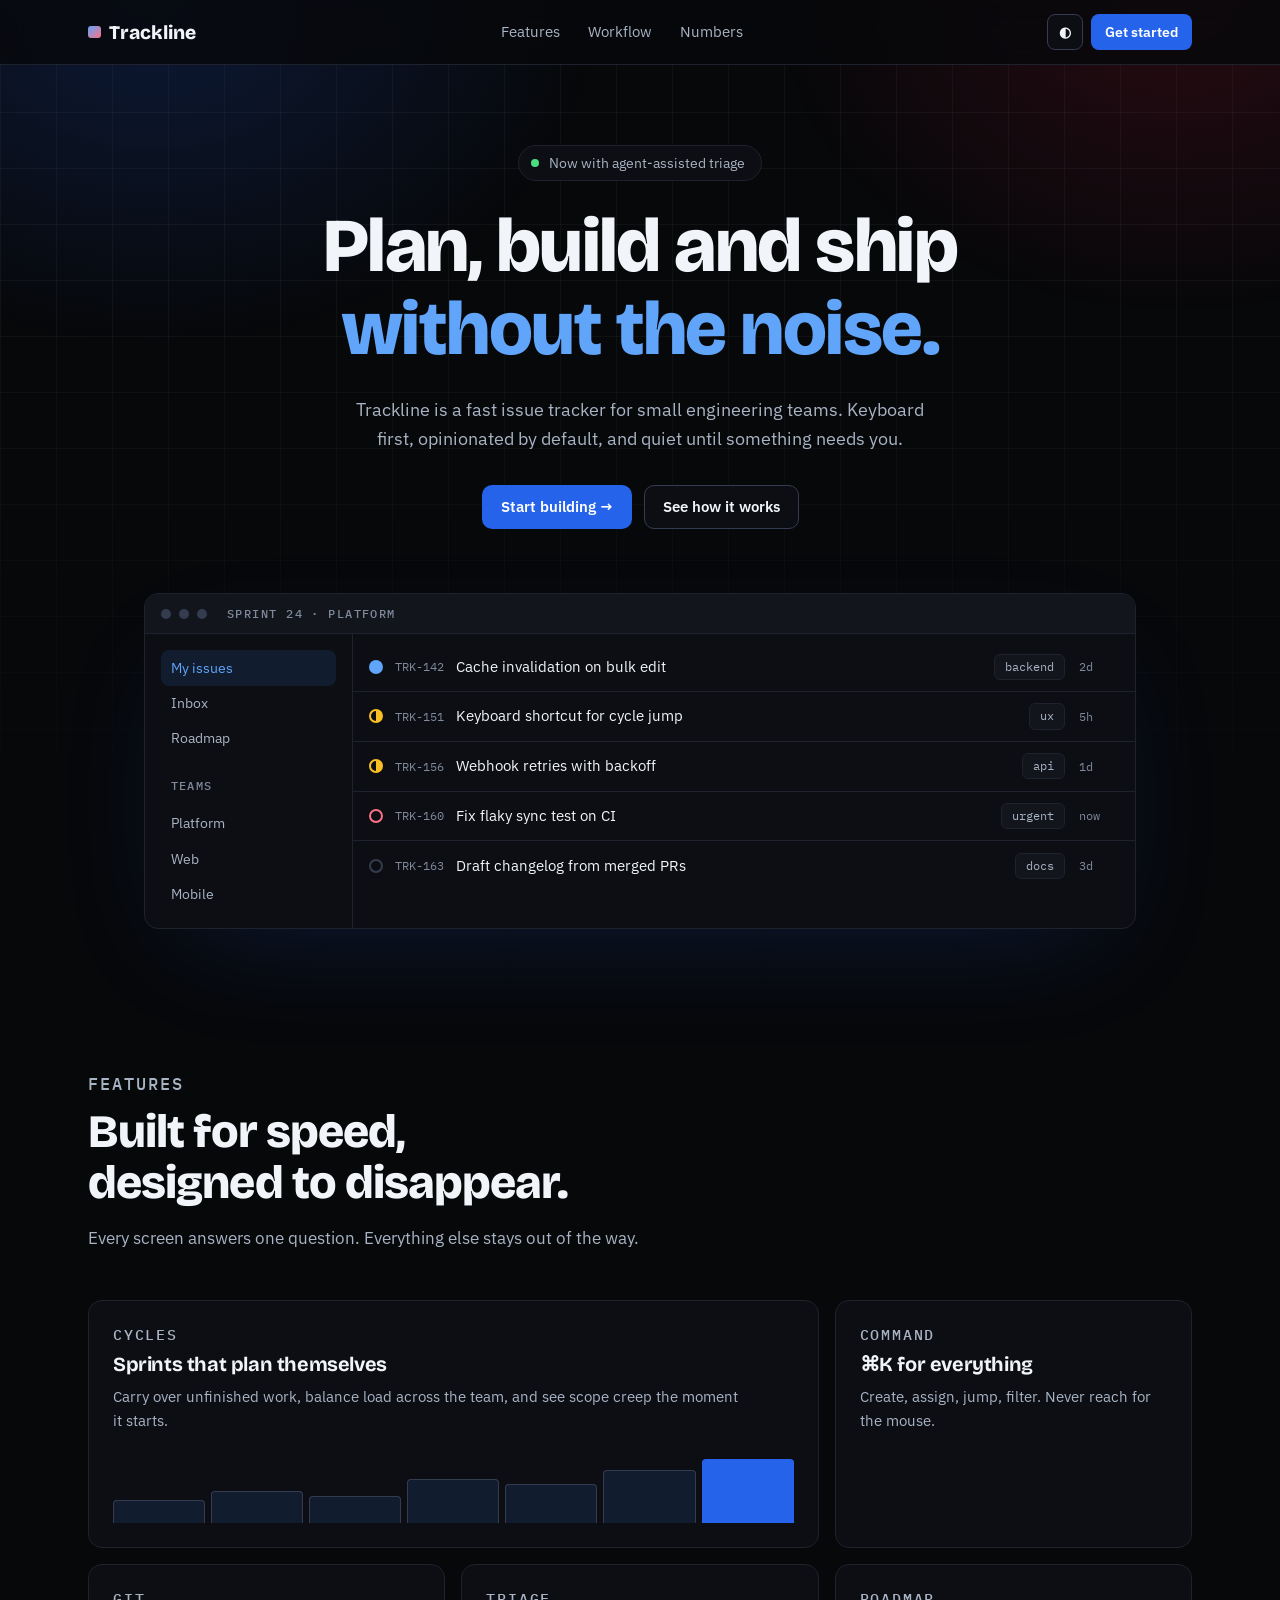
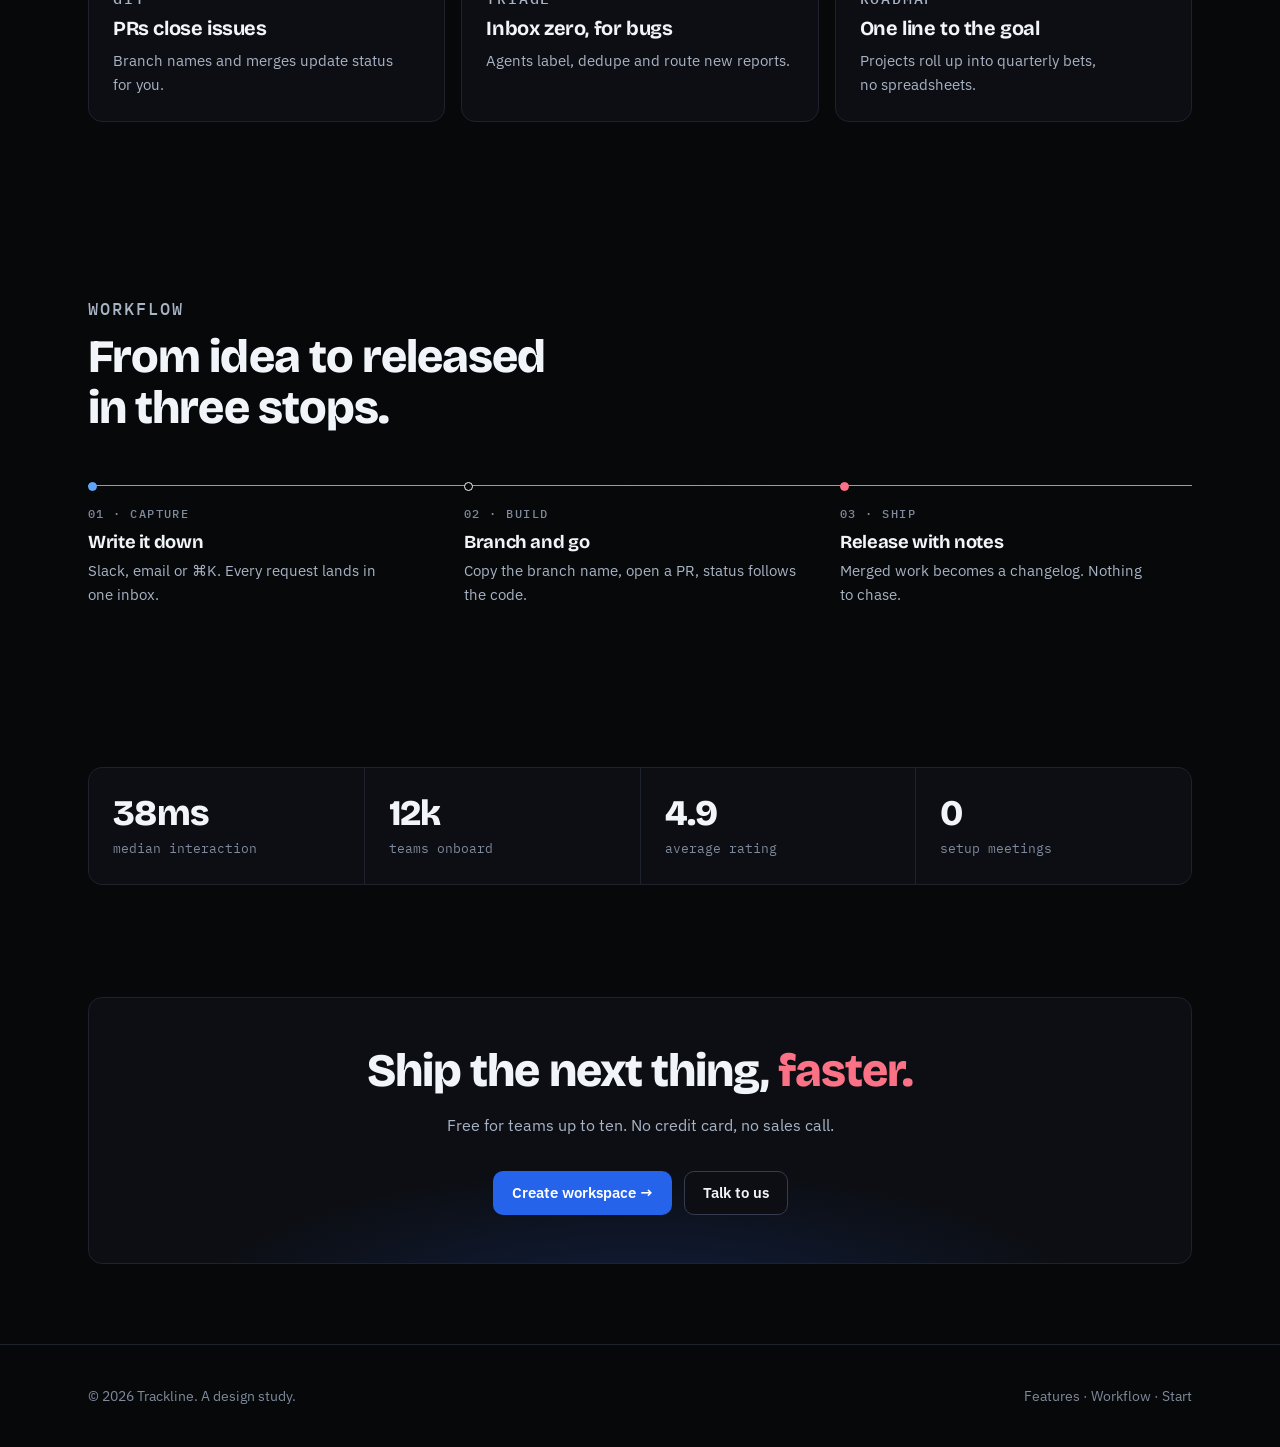
<file: recreation/index.html>
<!doctype html>
<html lang="en" data-theme="dark">
<head>
<meta charset="utf-8">
<meta name="viewport" content="width=device-width, initial-scale=1">
<title>Trackline</title>
<meta name="description" content="Linear-style product landing page rebuilt in the portfolio design system.">
<link rel="preconnect" href="https://fonts.googleapis.com">
<link rel="preconnect" href="https://fonts.gstatic.com" crossorigin>
<link href="https://fonts.googleapis.com/css2?family=Bricolage+Grotesque:opsz,wght@12..96,500..800&family=IBM+Plex+Mono:wght@400;500&family=IBM+Plex+Sans:wght@400;500;600&display=swap" rel="stylesheet">
<style>
/* Tokens copied from portfolio/src/index.css */
:root,:root[data-theme="dark"]{
  color-scheme:dark;
  --bg:#07080a;--surface:#0c0e13;--surface-2:#12151c;--line:#1e222d;--line-strong:#353c4f;
  --fg:#f1f5f9;--muted:#a8b3c4;--subtle:#7f8a9c;
  --accent:#60a5fa;--accent-solid:#2563eb;--accent-solid-hover:#1d4ed8;--accent-soft:rgba(59,130,246,.12);
  --on-accent:#fff;--accent-2:#fb7185;--ok:#4ade80;--warn:#fbbf24;
  --grid:rgba(255,255,255,.04);--glow:rgba(37,99,235,.2);--glow-2:rgba(225,29,72,.15);
}
:root[data-theme="light"]{
  color-scheme:light;
  --bg:#f5f7fa;--surface:#fff;--surface-2:#ebeff5;--line:#dbe1ea;--line-strong:#b4bfce;
  --fg:#0b1220;--muted:#475569;--subtle:#5b6779;
  --accent:#1d4ed8;--accent-solid:#1d4ed8;--accent-solid-hover:#1e40af;--accent-soft:rgba(29,78,216,.08);
  --accent-2:#be123c;--ok:#15803d;--warn:#a16207;
  --grid:rgba(11,18,32,.05);--glow:rgba(37,99,235,.12);--glow-2:rgba(225,29,72,.09);
}
@media (prefers-color-scheme:light){
  :root:not([data-theme="dark"]):not([data-theme="light"]){color-scheme:light}
}
*{box-sizing:border-box;margin:0}
html{scroll-behavior:smooth;scroll-padding-top:5.5rem}
body{background:var(--bg);color:var(--fg);font:400 1rem/1.6 "IBM Plex Sans",system-ui,sans-serif;-webkit-font-smoothing:antialiased;position:relative;overflow-x:hidden}
h1,h2,h3{font-family:"Bricolage Grotesque","IBM Plex Sans",sans-serif;letter-spacing:-.02em;text-wrap:balance;line-height:1.1}
p{text-wrap:pretty}
a{color:inherit}
:focus-visible{outline:2px solid var(--accent);outline-offset:3px;border-radius:4px}
.wrap{max-width:72rem;margin:0 auto;padding:0 1rem}
@media(min-width:640px){.wrap{padding:0 1.5rem}}

.backdrop{position:absolute;inset:0 0 auto 0;height:56rem;pointer-events:none;
  background-image:radial-gradient(ellipse 50% 55% at 12% 0%,var(--glow),transparent 70%),
  radial-gradient(ellipse 45% 50% at 92% 0%,var(--glow-2),transparent 70%),
  linear-gradient(to right,var(--grid) 1px,transparent 1px),linear-gradient(to bottom,var(--grid) 1px,transparent 1px);
  background-size:100% 100%,100% 100%,56px 56px,56px 56px;
  -webkit-mask-image:linear-gradient(to bottom,#000 35%,transparent);mask-image:linear-gradient(to bottom,#000 35%,transparent)}

.eyebrow{font:500 .75rem "IBM Plex Mono",monospace;letter-spacing:.12em;text-transform:uppercase;color:var(--subtle)}
.card{background:var(--surface);border:1px solid var(--line);border-radius:14px}
.btn{display:inline-flex;align-items:center;gap:.5rem;min-height:2.75rem;padding:.625rem 1.125rem;border-radius:10px;border:1px solid transparent;font:600 .9375rem/1.2 "IBM Plex Sans",sans-serif;text-decoration:none;white-space:nowrap;cursor:pointer;transition:background-color .15s,border-color .15s,transform .15s}
.btn:active{transform:translateY(1px)}
.btn-primary{background:var(--accent-solid);color:var(--on-accent)}
.btn-primary:hover{background:var(--accent-solid-hover)}
.btn-secondary{background:var(--surface);border-color:var(--line-strong);color:var(--fg)}
.btn-secondary:hover{border-color:var(--fg)}
.btn-sm{min-height:2.25rem;padding:.4rem .8rem;font-size:.875rem;border-radius:8px}
.chip{display:inline-flex;padding:.2rem .6rem;border-radius:6px;border:1px solid var(--line);background:var(--surface-2);color:var(--muted);font:400 .75rem/1.5 "IBM Plex Mono",monospace}

/* nav */
nav{position:sticky;top:0;z-index:20;backdrop-filter:blur(12px);background:color-mix(in srgb,var(--bg) 80%,transparent);border-bottom:1px solid var(--line)}
nav .wrap{display:flex;align-items:center;justify-content:space-between;height:4rem;gap:1rem}
.logo{font:800 1.2rem "Bricolage Grotesque",sans-serif;text-decoration:none;display:flex;align-items:center;gap:.5rem}
.logo i{width:.8rem;height:.8rem;border-radius:3px;background:linear-gradient(135deg,var(--accent),var(--accent-2))}
.links{display:none;gap:1.75rem;font-size:.9375rem;color:var(--muted)}
.links a{text-decoration:none}.links a:hover{color:var(--fg)}
@media(min-width:760px){.links{display:flex}}
.nav-r{display:flex;gap:.5rem;align-items:center}
#theme{width:2.25rem;padding:0;justify-content:center}

/* hero */
.hero{padding:5rem 0 3rem;text-align:center;position:relative}
.pill{display:inline-flex;align-items:center;gap:.6rem;border:1px solid var(--line);background:var(--surface);border-radius:999px;padding:.35rem 1rem .35rem .75rem;font-size:.875rem;color:var(--muted)}
.dot{width:8px;height:8px;border-radius:50%;background:var(--ok);animation:pulse 2.2s ease-out infinite}
@keyframes pulse{0%{box-shadow:0 0 0 0 color-mix(in srgb,var(--ok) 55%,transparent)}70%,100%{box-shadow:0 0 0 7px transparent}}
.hero h1{font-size:clamp(2.5rem,7vw,4.75rem);font-weight:800;margin:1.5rem auto 0;max-width:15ch}
.hero h1 span{color:var(--accent)}
.hero p.lead{color:var(--muted);font-size:1.125rem;max-width:38rem;margin:1.5rem auto 0}
.cta{display:flex;flex-wrap:wrap;gap:.75rem;justify-content:center;margin-top:2rem}

/* product mock */
.mock{margin:4rem auto 0;max-width:62rem;text-align:left;overflow:hidden;box-shadow:0 40px 120px -40px var(--glow)}
.mock-bar{display:flex;align-items:center;gap:.5rem;padding:.75rem 1rem;border-bottom:1px solid var(--line);background:var(--surface-2)}
.mock-bar b{width:10px;height:10px;border-radius:50%;background:var(--line-strong)}
.mock-bar .eyebrow{margin-left:.75rem}
.mock-body{display:grid;grid-template-columns:1fr}
@media(min-width:760px){.mock-body{grid-template-columns:13rem 1fr}}
.side{display:none;padding:1rem;border-right:1px solid var(--line);font-size:.875rem;color:var(--muted)}
@media(min-width:760px){.side{display:block}}
.side p{padding:.4rem .6rem;border-radius:8px}
.side p.on{background:var(--accent-soft);color:var(--accent)}
.side .eyebrow{margin:1rem 0 .4rem;padding-left:.6rem}
.rows{padding:.5rem 0}
.row{display:grid;grid-template-columns:1fr auto 2.5rem;gap:.9rem;align-items:center;padding:.7rem 1rem;border-bottom:1px solid var(--line);font-size:.9375rem}
.row:last-child{border:0}
.row code{font:400 .75rem "IBM Plex Mono",monospace;color:var(--subtle)}
.st{width:14px;height:14px;border-radius:50%;border:2px solid var(--line-strong)}
.st.prog{border-color:var(--warn);background:conic-gradient(var(--warn) 50%,transparent 0)}
.st.done{border-color:var(--accent);background:var(--accent)}
.st.todo{border-color:var(--accent-2)}
.row span.t{display:flex;gap:.75rem;align-items:center;min-width:0}
.row span.t em{font-style:normal;overflow:hidden;text-overflow:ellipsis;white-space:nowrap}
@media(max-width:560px){.row .chip{display:none}}

/* sections */
section{padding:5rem 0}
.sh{max-width:40rem;margin-bottom:3rem}
.sh h2{font-size:clamp(1.9rem,4vw,2.9rem);font-weight:800;margin-top:.75rem}
.sh p{color:var(--muted);margin-top:1rem;font-size:1.0625rem}
.grid{display:grid;gap:1rem}
@media(min-width:760px){.grid{grid-template-columns:repeat(6,1fr)}.c2{grid-column:span 2}.c3{grid-column:span 3}.c4{grid-column:span 4}}
.f{padding:1.5rem;display:flex;flex-direction:column;gap:.6rem;transition:border-color .15s}
.f:hover{border-color:var(--line-strong)}
.f h3{font-size:1.25rem;font-weight:700}
.f p{color:var(--muted);font-size:.9375rem}
.f .viz{margin-top:auto;padding-top:1rem}
.bars{display:flex;align-items:flex-end;gap:6px;height:5rem}
.bars i{flex:1;border-radius:4px 4px 0 0;background:var(--accent-soft);border:1px solid var(--line-strong);border-bottom:0}
.bars i:last-child{background:var(--accent-solid);border-color:var(--accent-solid)}

/* pipeline: blue -> red */
.pipe{list-style:none;padding:1.125rem 0 0;position:relative;display:grid;gap:1.5rem}
.pipe::before{content:"";position:absolute;left:0;right:0;top:3px;height:1px;background:linear-gradient(to right,var(--accent),var(--accent-2))}
.pipe li{position:relative}
.pipe li::before{content:"";position:absolute;left:0;top:-1.125rem;width:7px;height:7px;border-radius:50%;background:var(--bg);border:1px solid var(--fg)}
.pipe li:first-child::before{background:var(--accent);border-color:var(--accent)}
.pipe li:last-child::before{background:var(--accent-2);border-color:var(--accent-2)}
.pipe h3{font-size:1.15rem;margin:.4rem 0}
.pipe p{color:var(--muted);font-size:.9375rem}
@media(min-width:760px){.pipe{grid-template-columns:repeat(3,1fr);gap:1.5rem}}
@media(max-width:759px){
 .pipe{padding:0 0 0 1.25rem}
 .pipe::before{left:3px;right:auto;top:.5rem;bottom:.5rem;width:1px;height:auto;background:linear-gradient(to bottom,var(--accent),var(--accent-2))}
 .pipe li::before{left:-1.25rem;top:.45rem}
}

.stats{display:grid;gap:1px;background:var(--line);border:1px solid var(--line);border-radius:14px;overflow:hidden}
@media(min-width:640px){.stats{grid-template-columns:repeat(4,1fr)}}
.stats div{background:var(--surface);padding:1.5rem}
.stats b{display:block;font:800 2.25rem "Bricolage Grotesque",sans-serif;letter-spacing:-.02em}
.stats span{color:var(--subtle);font:400 .8125rem "IBM Plex Mono",monospace}

.final{padding:3rem 1.5rem;text-align:center;background:var(--surface);position:relative;overflow:hidden}
.final::before{content:"";position:absolute;inset:0;background:radial-gradient(ellipse 60% 80% at 50% 120%,var(--glow),transparent 70%)}
.final>*{position:relative}
.final h2{font-size:clamp(1.9rem,4vw,2.9rem);font-weight:800;max-width:20ch;margin:0 auto}
.final p{color:var(--muted);margin:1rem auto 0;max-width:30rem}

footer{border-top:1px solid var(--line);padding:2.5rem 0;color:var(--subtle);font-size:.875rem}
footer .wrap{display:flex;flex-wrap:wrap;justify-content:space-between;gap:1rem}
footer a{text-decoration:none}footer a:hover{color:var(--fg)}

.reveal{opacity:0;transform:translateY(14px);transition:opacity .6s ease,transform .6s cubic-bezier(.2,.7,.2,1)}
.reveal.in{opacity:1;transform:none}
@media(prefers-reduced-motion:reduce){html{scroll-behavior:auto}.reveal{opacity:1;transform:none;transition:none}.dot{animation:none}}
</style>
</head>
<body>
<div class="backdrop" aria-hidden="true"></div>

<nav>
  <div class="wrap">
    <a class="logo" href="#"><i></i>Trackline</a>
    <div class="links"><a href="#features">Features</a><a href="#flow">Workflow</a><a href="#numbers">Numbers</a></div>
    <div class="nav-r">
      <button id="theme" class="btn btn-secondary btn-sm" aria-label="Toggle theme">◐</button>
      <a href="#start" class="btn btn-primary btn-sm">Get started</a>
    </div>
  </div>
</nav>

<main class="wrap">
  <header class="hero">
    <p class="pill"><span class="dot"></span>Now with agent-assisted triage</p>
    <h1>Plan, build and ship <span>without the noise.</span></h1>
    <p class="lead">Trackline is a fast issue tracker for small engineering teams. Keyboard first, opinionated by default, and quiet until something needs you.</p>
    <div class="cta">
      <a href="#start" class="btn btn-primary">Start building →</a>
      <a href="#features" class="btn btn-secondary">See how it works</a>
    </div>

    <div class="card mock reveal" aria-label="Product preview">
      <div class="mock-bar"><b></b><b></b><b></b><span class="eyebrow">Sprint 24 · Platform</span></div>
      <div class="mock-body">
        <aside class="side">
          <p class="on">My issues</p><p>Inbox</p><p>Roadmap</p>
          <p class="eyebrow">Teams</p><p>Platform</p><p>Web</p><p>Mobile</p>
        </aside>
        <div class="rows">
          <div class="row"><span class="t"><span class="st done"></span><code>TRK-142</code><em>Cache invalidation on bulk edit</em></span><span class="chip">backend</span><code>2d</code></div>
          <div class="row"><span class="t"><span class="st prog"></span><code>TRK-151</code><em>Keyboard shortcut for cycle jump</em></span><span class="chip">ux</span><code>5h</code></div>
          <div class="row"><span class="t"><span class="st prog"></span><code>TRK-156</code><em>Webhook retries with backoff</em></span><span class="chip">api</span><code>1d</code></div>
          <div class="row"><span class="t"><span class="st todo"></span><code>TRK-160</code><em>Fix flaky sync test on CI</em></span><span class="chip">urgent</span><code>now</code></div>
          <div class="row"><span class="t"><span class="st"></span><code>TRK-163</code><em>Draft changelog from merged PRs</em></span><span class="chip">docs</span><code>3d</code></div>
        </div>
      </div>
    </div>
  </header>

  <section id="features">
    <div class="sh reveal"><p class="eyebrow">Features</p><h2>Built for speed, designed to disappear.</h2><p>Every screen answers one question. Everything else stays out of the way.</p></div>
    <div class="grid">
      <article class="card f c4 reveal"><p class="eyebrow">Cycles</p><h3>Sprints that plan themselves</h3><p>Carry over unfinished work, balance load across the team, and see scope creep the moment it starts.</p>
        <div class="viz bars" aria-hidden="true"><i style="height:35%"></i><i style="height:50%"></i><i style="height:42%"></i><i style="height:68%"></i><i style="height:60%"></i><i style="height:82%"></i><i style="height:100%"></i></div></article>
      <article class="card f c2 reveal"><p class="eyebrow">Command</p><h3>⌘K for everything</h3><p>Create, assign, jump, filter. Never reach for the mouse.</p></article>
      <article class="card f c2 reveal"><p class="eyebrow">Git</p><h3>PRs close issues</h3><p>Branch names and merges update status for you.</p></article>
      <article class="card f c2 reveal"><p class="eyebrow">Triage</p><h3>Inbox zero, for bugs</h3><p>Agents label, dedupe and route new reports.</p></article>
      <article class="card f c2 reveal"><p class="eyebrow">Roadmap</p><h3>One line to the goal</h3><p>Projects roll up into quarterly bets, no spreadsheets.</p></article>
    </div>
  </section>

  <section id="flow">
    <div class="sh reveal"><p class="eyebrow">Workflow</p><h2>From idea to released in three stops.</h2></div>
    <ol class="pipe reveal">
      <li><span class="eyebrow">01 · Capture</span><h3>Write it down</h3><p>Slack, email or ⌘K. Every request lands in one inbox.</p></li>
      <li><span class="eyebrow">02 · Build</span><h3>Branch and go</h3><p>Copy the branch name, open a PR, status follows the code.</p></li>
      <li><span class="eyebrow">03 · Ship</span><h3>Release with notes</h3><p>Merged work becomes a changelog. Nothing to chase.</p></li>
    </ol>
  </section>

  <section id="numbers">
    <div class="stats reveal">
      <div><b>38ms</b><span>median interaction</span></div>
      <div><b>12k</b><span>teams onboard</span></div>
      <div><b>4.9</b><span>average rating</span></div>
      <div><b>0</b><span>setup meetings</span></div>
    </div>
  </section>

  <section id="start" style="padding-top:2rem">
    <div class="card final reveal">
      <h2>Ship the next thing, <span style="color:var(--accent-2)">faster.</span></h2>
      <p>Free for teams up to ten. No credit card, no sales call.</p>
      <div class="cta"><a href="#" class="btn btn-primary">Create workspace →</a><a href="#" class="btn btn-secondary">Talk to us</a></div>
    </div>
  </section>
</main>

<footer><div class="wrap"><span>© 2026 Trackline. A design study.</span><span><a href="#features">Features</a> · <a href="#flow">Workflow</a> · <a href="#start">Start</a></span></div></footer>

<script>
const root=document.documentElement;
try{const t=localStorage.getItem("theme");if(t)root.dataset.theme=t}catch{}
document.getElementById("theme").onclick=()=>{
  const n=root.dataset.theme==="dark"?"light":"dark";root.dataset.theme=n;
  try{localStorage.setItem("theme",n)}catch{}
};
const io=new IntersectionObserver(es=>es.forEach(e=>{if(e.isIntersecting){e.target.classList.add("in");io.unobserve(e.target)}}),{threshold:.12});
document.querySelectorAll(".reveal").forEach(el=>io.observe(el));
</script>
</body>
</html>
</file>
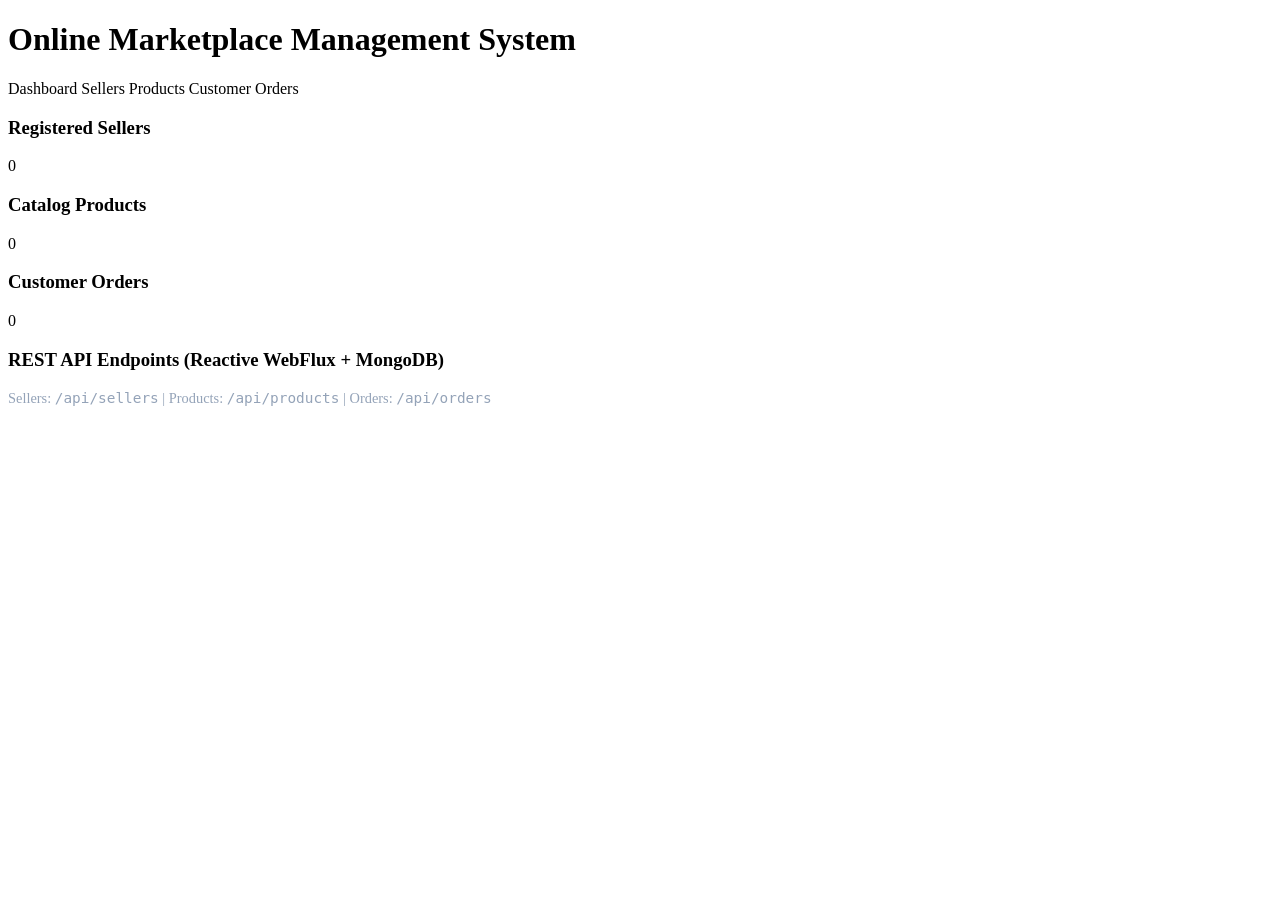
<file: submissions/EanBynoe_COMP303_Assignment3/src/main/resources/templates/index.html>
<!DOCTYPE html>
<html xmlns:th="http://www.thymeleaf.org">
<head>
    <meta charset="UTF-8">
    <title>Online Marketplace — COMP303 Assignment 3</title>
    <link rel="stylesheet" th:href="@{/css/styles.css}">
</head>
<body>
<header>
    <h1>Online Marketplace Management System</h1>
    <nav>
        <a th:href="@{/}">Dashboard</a>
        <a th:href="@{/sellers}">Sellers</a>
        <a th:href="@{/products}">Products</a>
        <a th:href="@{/orders}">Customer Orders</a>
    </nav>
</header>
<div class="container">
    <div class="grid">
        <div class="card">
            <h3>Registered Sellers</h3>
            <div class="metric" th:text="${sellerCount}">0</div>
        </div>
        <div class="card">
            <h3>Catalog Products</h3>
            <div class="metric" th:text="${productCount}">0</div>
        </div>
        <div class="card">
            <h3>Customer Orders</h3>
            <div class="metric" th:text="${orderCount}">0</div>
        </div>
    </div>
    <div class="card">
        <h3>REST API Endpoints (Reactive WebFlux + MongoDB)</h3>
        <p style="margin-top:0.5rem; color:#94a3b8; font-size:0.9rem;">
            Sellers: <code>/api/sellers</code> | Products: <code>/api/products</code> | Orders: <code>/api/orders</code>
        </p>
    </div>
</div>
</body>
</html>
</file>
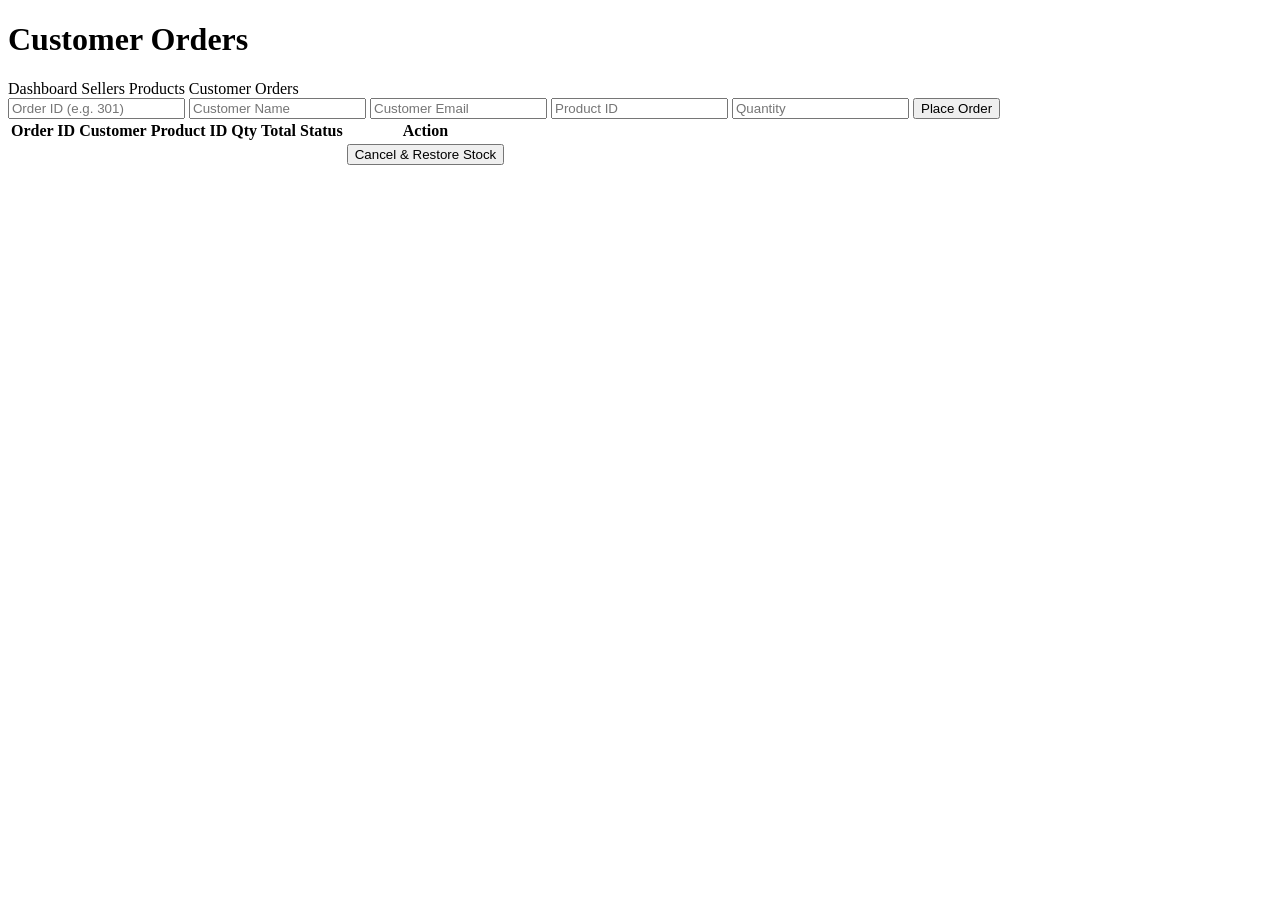
<file: submissions/EanBynoe_COMP303_Assignment3/src/main/resources/templates/orders.html>
<!DOCTYPE html>
<html xmlns:th="http://www.thymeleaf.org">
<head>
    <meta charset="UTF-8">
    <title>Customer Orders — Online Marketplace</title>
    <link rel="stylesheet" th:href="@{/css/styles.css}">
</head>
<body>
<header>
    <h1>Customer Orders</h1>
    <nav>
        <a th:href="@{/}">Dashboard</a>
        <a th:href="@{/sellers}">Sellers</a>
        <a th:href="@{/products}">Products</a>
        <a th:href="@{/orders}">Customer Orders</a>
    </nav>
</header>
<div class="container">
    <form class="inline-form" th:action="@{/orders/add}" th:object="${newOrder}" method="post">
        <input type="number" th:field="*{orderId}" placeholder="Order ID (e.g. 301)" required>
        <input type="text" th:field="*{customerName}" placeholder="Customer Name" required>
        <input type="email" th:field="*{customerEmail}" placeholder="Customer Email" required>
        <input type="number" th:field="*{productId}" placeholder="Product ID" required>
        <input type="number" min="1" th:field="*{quantity}" placeholder="Quantity" required>
        <button type="submit">Place Order</button>
    </form>

    <table>
        <thead>
        <tr>
            <th>Order ID</th>
            <th>Customer</th>
            <th>Product ID</th>
            <th>Qty</th>
            <th>Total</th>
            <th>Status</th>
            <th>Action</th>
        </tr>
        </thead>
        <tbody>
        <tr th:each="o : ${orders}">
            <td th:text="${o.orderId}"></td>
            <td th:text="${o.customerName}"></td>
            <td th:text="${o.productId}"></td>
            <td th:text="${o.quantity}"></td>
            <td th:text="${o.totalAmount != null ? '$' + o.totalAmount : '—'}"></td>
            <td th:text="${o.orderStatus}"></td>
            <td>
                <form th:if="${o.orderStatus != 'Cancelled'}" th:action="@{'/orders/' + ${o.orderId} + '/cancel'}" method="post">
                    <button type="submit" class="danger">Cancel & Restore Stock</button>
                </form>
            </td>
        </tr>
        </tbody>
    </table>
</div>
</body>
</html>
</file>
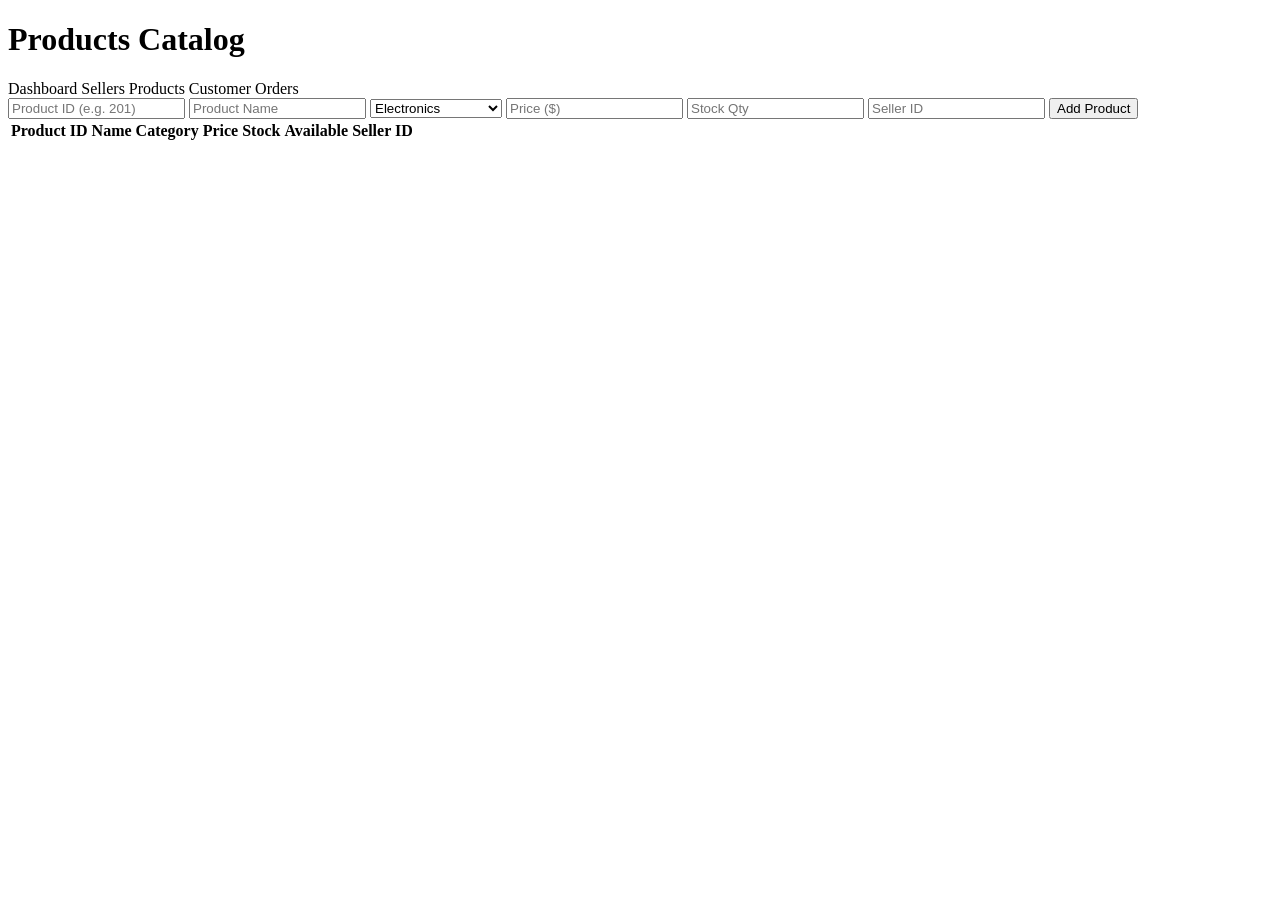
<file: submissions/EanBynoe_COMP303_Assignment3/src/main/resources/templates/products.html>
<!DOCTYPE html>
<html xmlns:th="http://www.thymeleaf.org">
<head>
    <meta charset="UTF-8">
    <title>Products — Online Marketplace</title>
    <link rel="stylesheet" th:href="@{/css/styles.css}">
</head>
<body>
<header>
    <h1>Products Catalog</h1>
    <nav>
        <a th:href="@{/}">Dashboard</a>
        <a th:href="@{/sellers}">Sellers</a>
        <a th:href="@{/products}">Products</a>
        <a th:href="@{/orders}">Customer Orders</a>
    </nav>
</header>
<div class="container">
    <form class="inline-form" th:action="@{/products/add}" th:object="${newProduct}" method="post">
        <input type="number" th:field="*{productId}" placeholder="Product ID (e.g. 201)" required>
        <input type="text" th:field="*{productName}" placeholder="Product Name" required>
        <select th:field="*{category}">
            <option value="Electronics">Electronics</option>
            <option value="Clothing">Clothing</option>
            <option value="Books">Books</option>
            <option value="Home and Kitchen">Home and Kitchen</option>
        </select>
        <input type="number" step="0.01" min="0.01" th:field="*{price}" placeholder="Price ($)" required>
        <input type="number" min="0" th:field="*{stockQuantity}" placeholder="Stock Qty" required>
        <input type="number" th:field="*{sellerId}" placeholder="Seller ID" required>
        <button type="submit">Add Product</button>
    </form>

    <table>
        <thead>
        <tr>
            <th>Product ID</th>
            <th>Name</th>
            <th>Category</th>
            <th>Price</th>
            <th>Stock</th>
            <th>Available</th>
            <th>Seller ID</th>
        </tr>
        </thead>
        <tbody>
        <tr th:each="p : ${products}">
            <td th:text="${p.productId}"></td>
            <td th:text="${p.productName}"></td>
            <td th:text="${p.category}"></td>
            <td th:text="${'$' + p.price}"></td>
            <td th:text="${p.stockQuantity}"></td>
            <td th:text="${p.availability ? 'In Stock' : 'Out of Stock'}"></td>
            <td th:text="${p.sellerId}"></td>
        </tr>
        </tbody>
    </table>
</div>
</body>
</html>
</file>
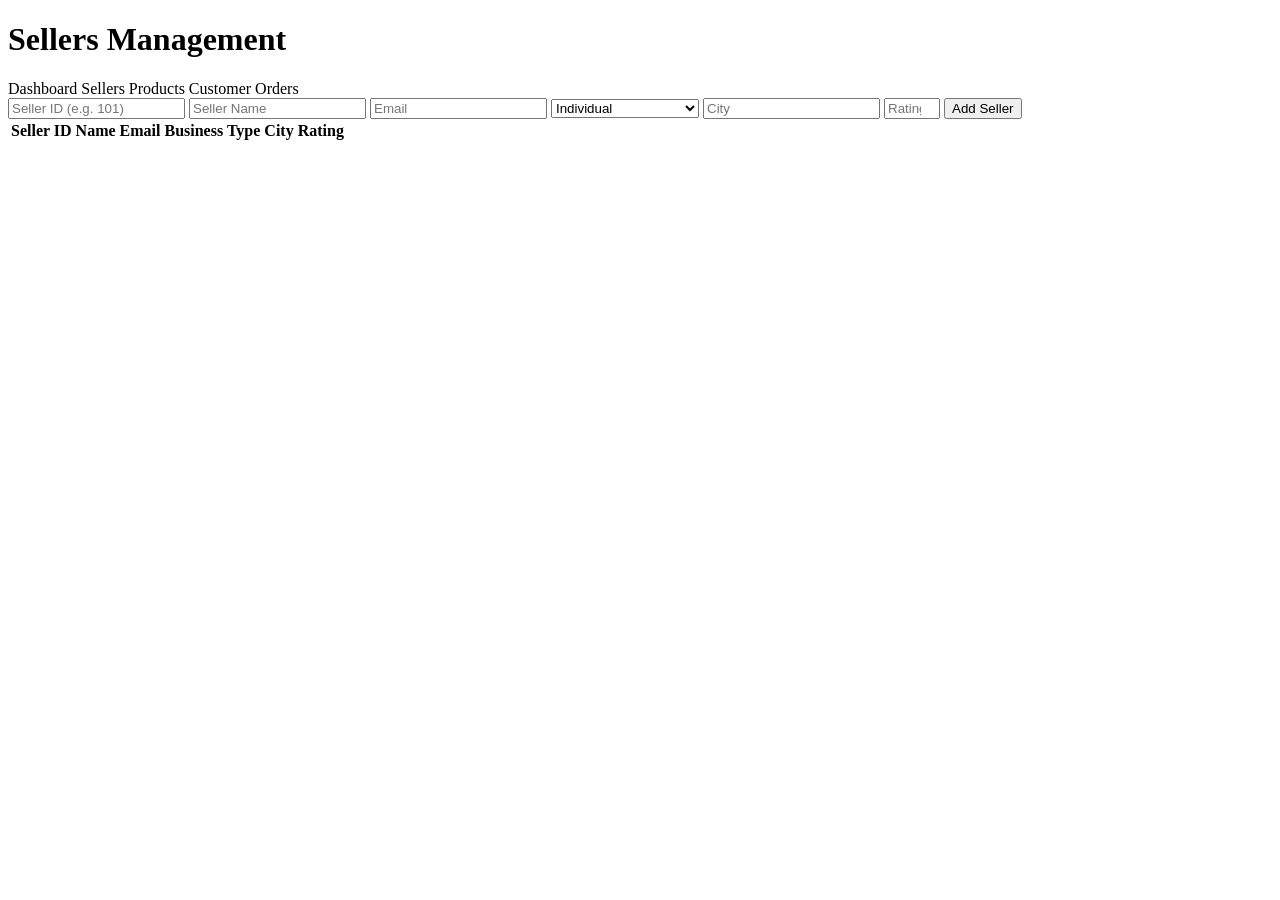
<file: submissions/EanBynoe_COMP303_Assignment3/src/main/resources/templates/sellers.html>
<!DOCTYPE html>
<html xmlns:th="http://www.thymeleaf.org">
<head>
    <meta charset="UTF-8">
    <title>Sellers — Online Marketplace</title>
    <link rel="stylesheet" th:href="@{/css/styles.css}">
</head>
<body>
<header>
    <h1>Sellers Management</h1>
    <nav>
        <a th:href="@{/}">Dashboard</a>
        <a th:href="@{/sellers}">Sellers</a>
        <a th:href="@{/products}">Products</a>
        <a th:href="@{/orders}">Customer Orders</a>
    </nav>
</header>
<div class="container">
    <form class="inline-form" th:action="@{/sellers/add}" th:object="${newSeller}" method="post">
        <input type="number" th:field="*{sellerId}" placeholder="Seller ID (e.g. 101)" required>
        <input type="text" th:field="*{sellerName}" placeholder="Seller Name" required>
        <input type="email" th:field="*{email}" placeholder="Email" required>
        <select th:field="*{businessType}">
            <option value="Individual">Individual</option>
            <option value="Small Business">Small Business</option>
            <option value="Registered Company">Registered Company</option>
        </select>
        <input type="text" th:field="*{city}" placeholder="City" required>
        <input type="number" step="0.1" min="0" max="5" th:field="*{rating}" placeholder="Rating (0-5)" required>
        <button type="submit">Add Seller</button>
    </form>

    <table>
        <thead>
        <tr>
            <th>Seller ID</th>
            <th>Name</th>
            <th>Email</th>
            <th>Business Type</th>
            <th>City</th>
            <th>Rating</th>
        </tr>
        </thead>
        <tbody>
        <tr th:each="s : ${sellers}">
            <td th:text="${s.sellerId}"></td>
            <td th:text="${s.sellerName}"></td>
            <td th:text="${s.email}"></td>
            <td th:text="${s.businessType}"></td>
            <td th:text="${s.city}"></td>
            <td th:text="${s.rating}"></td>
        </tr>
        </tbody>
    </table>
</div>
</body>
</html>
</file>
